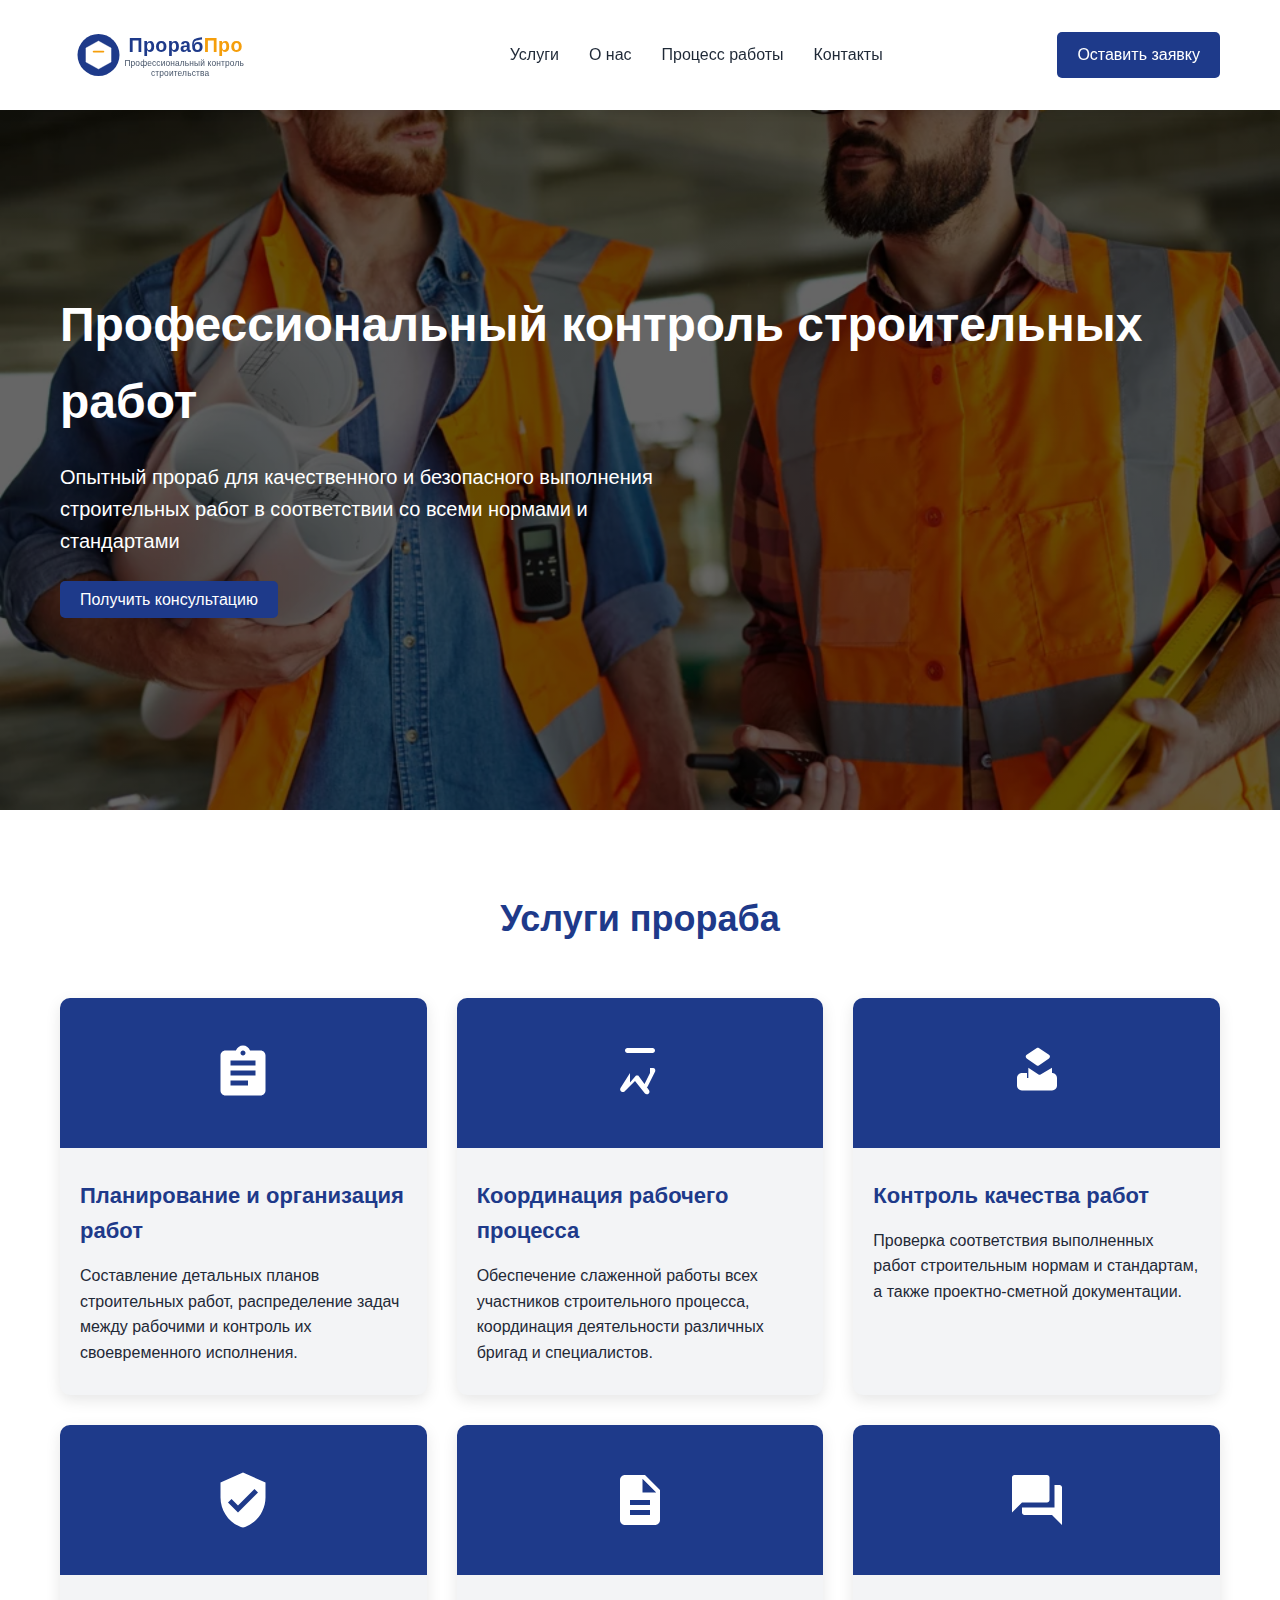
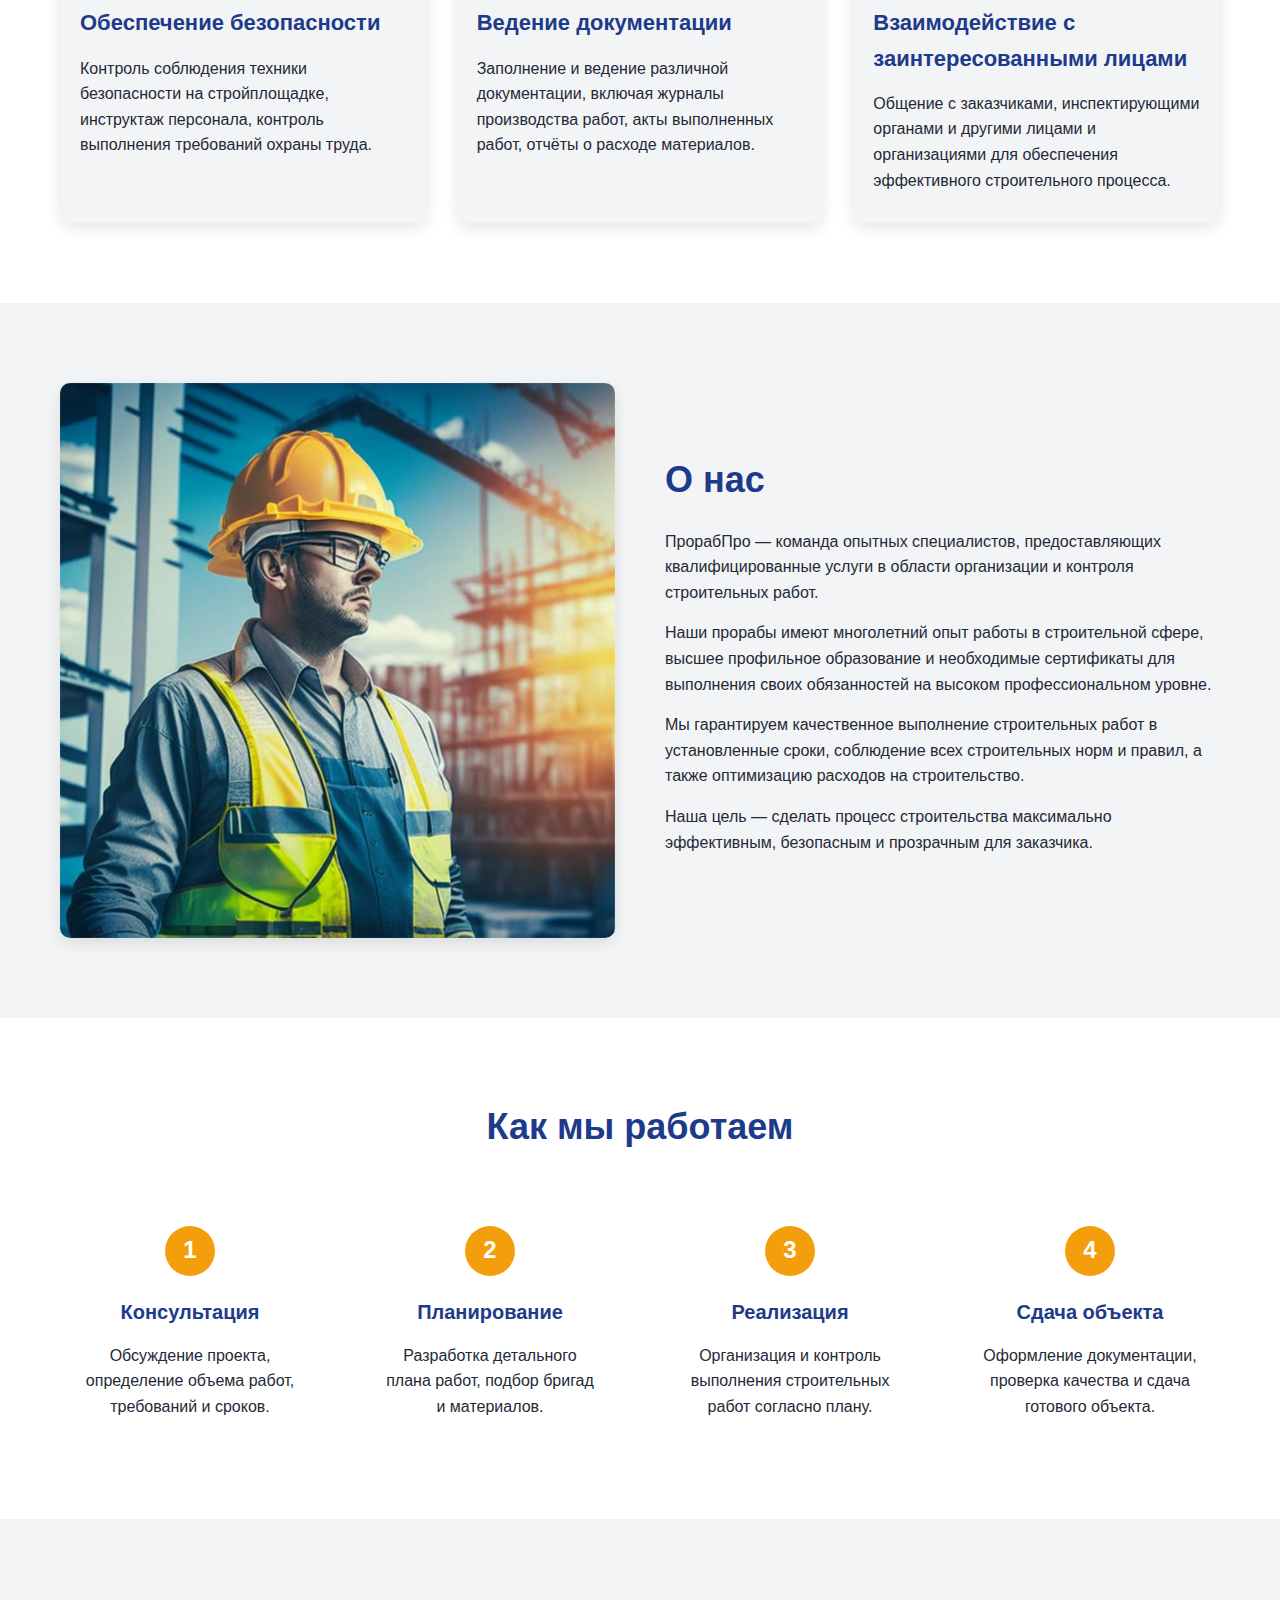
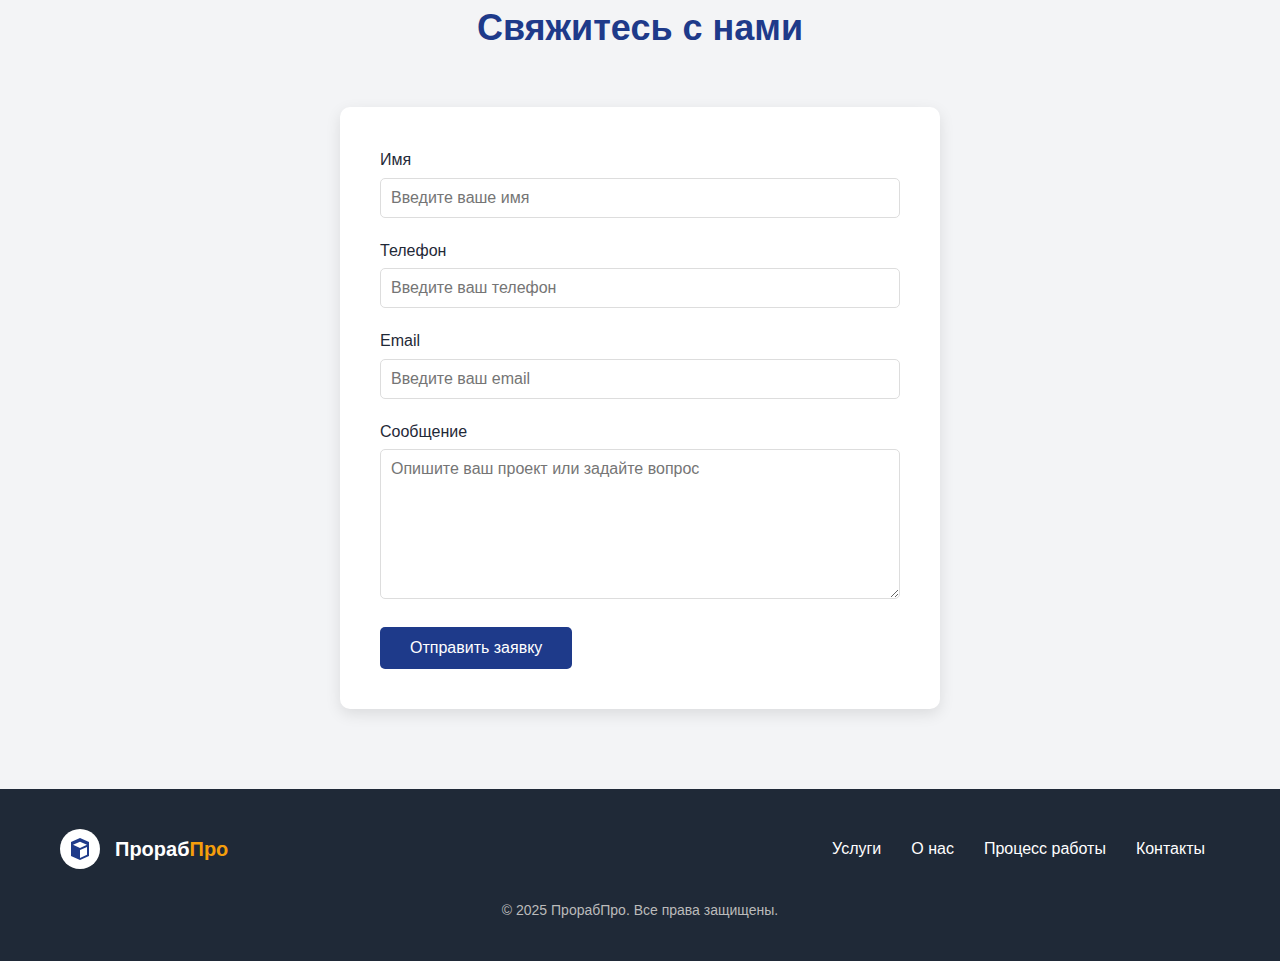
<file: index.html>
<!DOCTYPE html>
<html lang="ru">
  <head>
    <meta charset="UTF-8" />
    <meta name="viewport" content="width=device-width, initial-scale=1.0" />
    <link rel="stylesheet" href="/style.css" />
    <title>ПрорабПро - Профессиональные услуги прораба</title>
    <script>
      document.addEventListener("contextmenu", (event) =>
        event.preventDefault()
      );
      document.addEventListener("copy", (event) => event.preventDefault());
      document.addEventListener("selectstart", (event) =>
        event.preventDefault()
      );
    </script>
    <script>
      document.addEventListener("keydown", function (event) {
        if (
          event.ctrlKey &&
          (event.key === "u" ||
            event.key === "U" ||
            event.key === "s" ||
            event.key === "S")
        ) {
          event.preventDefault();
        }
      });
    </script>
    <script>
      document.addEventListener("contextmenu", (event) =>
        event.preventDefault()
      );

      document.addEventListener("keydown", (event) => {
        if (
          (event.ctrlKey &&
            (event.key === "u" ||
              event.key === "s" ||
              event.key === "i" ||
              event.key === "j")) ||
          event.key === "F12" ||
          (event.ctrlKey && event.shiftKey && event.key === "I")
        ) {
          event.preventDefault();
        }
      });

      document.addEventListener("copy", (event) => event.preventDefault());
      document.addEventListener("selectstart", (event) =>
        event.preventDefault()
      );
    </script>
  </head>
  <body>
    <!-- Header -->
    <header>
      <div class="container header-content">
        <img
          src="/assets/logo.svg"
          oncontextmenu="return false;"
          ondragstart="return false;"
          style="height: 70px"
          alt="logo"
        />
        <nav>
          <ul>
            <li><a href="#services">Услуги</a></li>
            <li><a href="#about">О нас</a></li>
            <li><a href="#process">Процесс работы</a></li>
            <li><a href="#contact">Контакты</a></li>
          </ul>
        </nav>
        <a href="#contact" class="contact-button">Оставить заявку</a>
      </div>
    </header>

    <!-- Hero Section -->
    <section class="hero">
      <div class="container hero-content">
        <h1>Профессиональный контроль строительных работ</h1>
        <p>
          Опытный прораб для качественного и безопасного выполнения строительных
          работ в соответствии со всеми нормами и стандартами
        </p>
        <a href="#contact" class="contact-button">Получить консультацию</a>
      </div>
    </section>

    <!-- Services Section -->
    <section id="services" class="services">
      <div class="container">
        <h2 class="section-title">Услуги прораба</h2>
        <div class="services-grid">
          <div class="service-card">
            <div class="service-icon">
              <svg xmlns="http://www.w3.org/2000/svg" viewBox="0 0 24 24">
                <path
                  d="M19 3h-4.18C14.4 1.84 13.3 1 12 1s-2.4.84-2.82 2H5c-1.1 0-2 .9-2 2v14c0 1.1.9 2 2 2h14c1.1 0 2-.9 2-2V5c0-1.1-.9-2-2-2zm-7 0c.55 0 1 .45 1 1s-.45 1-1 1-1-.45-1-1 .45-1 1-1zm2 14H7v-2h7v2zm3-4H7v-2h10v2zm0-4H7V7h10v2z"
                />
              </svg>
            </div>
            <div class="service-content">
              <h3>Планирование и организация работ</h3>
              <p>
                Составление детальных планов строительных работ, распределение
                задач между рабочими и контроль их своевременного исполнения.
              </p>
            </div>
          </div>
          <div class="service-card">
            <div class="service-icon">
              <svg xmlns="http://www.w3.org/2000/svg" viewBox="0 0 24 24">
                <path
                  d="M16 12V4h1c.55 0 1-.45 1-1s-.45-1-1-1H7c-.55 0-1 .45-1 1s.45 1 1 1h1v8l-3.8 6c-.3.53-.13 1.2.4 1.5.53.3 1.2.13 1.5-.4L10 15.2l3.9 4.9c.37.46 1.05.53 1.5.15.46-.37.53-1.05.15-1.5L11.3 13h-.89L8 15.8V4h8v8l-2.4 4.8c-.2.38-.05.86.33 1.07.38.2.86.05 1.07-.33l3-6v.01c.35-.7 0-1.55-.8-1.55H16z"
                />
              </svg>
            </div>
            <div class="service-content">
              <h3>Координация рабочего процесса</h3>
              <p>
                Обеспечение слаженной работы всех участников строительного
                процесса, координация деятельности различных бригад и
                специалистов.
              </p>
            </div>
          </div>
          <div class="service-card">
            <div class="service-icon">
              <svg xmlns="http://www.w3.org/2000/svg" viewBox="0 0 24 24">
                <path
                  d="M18 9.86v4.5c0 .31-.15.6-.4.78l-3.91 2.82c-.25.18-.59.18-.84 0l-3.91-2.82c-.25-.18-.4-.47-.4-.78v-4.5l4.07 2.73c.12.08.27.12.41.12s.29-.04.41-.12L18 9.86zM11.93 9L7.88 6.21c-.25-.17-.4-.46-.4-.77 0-.31.15-.6.4-.77L11.93 2c.12-.08.26-.12.4-.12s.28.04.4.12l4.05 2.67c.25.17.4.46.4.77 0 .31-.15.6-.4.77L12.73 9c-.12.08-.26.12-.4.12s-.28-.04-.4-.12z"
                />
                <path
                  d="M20,14.02 L20,17.02 C20,18.11 19.11,19 18.02,19 L5.98,19 C4.89,19 4,18.11 4,17.02 L4,14.02 C4,12.93 4.89,12.04 5.98,12.04 L8,12.04 L8,14 L16,14 L16,12.04 L18.02,12.04 C19.11,12.04 20,12.93 20,14.02 Z"
                />
              </svg>
            </div>
            <div class="service-content">
              <h3>Контроль качества работ</h3>
              <p>
                Проверка соответствия выполненных работ строительным нормам и
                стандартам, а также проектно-сметной документации.
              </p>
            </div>
          </div>
          <div class="service-card">
            <div class="service-icon">
              <svg xmlns="http://www.w3.org/2000/svg" viewBox="0 0 24 24">
                <path
                  d="M12 1L3 5v6c0 5.55 3.84 10.74 9 12 5.16-1.26 9-6.45 9-12V5l-9-4zm-2 16l-4-4 1.41-1.41L10 14.17l6.59-6.59L18 9l-8 8z"
                />
              </svg>
            </div>
            <div class="service-content">
              <h3>Обеспечение безопасности</h3>
              <p>
                Контроль соблюдения техники безопасности на стройплощадке,
                инструктаж персонала, контроль выполнения требований охраны
                труда.
              </p>
            </div>
          </div>
          <div class="service-card">
            <div class="service-icon">
              <svg xmlns="http://www.w3.org/2000/svg" viewBox="0 0 24 24">
                <path
                  d="M14 2H6c-1.1 0-1.99.9-1.99 2L4 20c0 1.1.89 2 1.99 2H18c1.1 0 2-.9 2-2V8l-6-6zm2 16H8v-2h8v2zm0-4H8v-2h8v2zm-3-5V3.5L18.5 9H13z"
                />
              </svg>
            </div>
            <div class="service-content">
              <h3>Ведение документации</h3>
              <p>
                Заполнение и ведение различной документации, включая журналы
                производства работ, акты выполненных работ, отчёты о расходе
                материалов.
              </p>
            </div>
          </div>
          <div class="service-card">
            <div class="service-icon">
              <svg xmlns="http://www.w3.org/2000/svg" viewBox="0 0 24 24">
                <path
                  d="M21 6h-2v9H6v2c0 .55.45 1 1 1h11l4 4V7c0-.55-.45-1-1-1zm-4 6V3c0-.55-.45-1-1-1H3c-.55 0-1 .45-1 1v14l4-4h10c.55 0 1-.45 1-1z"
                />
              </svg>
            </div>
            <div class="service-content">
              <h3>Взаимодействие с заинтересованными лицами</h3>
              <p>
                Общение с заказчиками, инспектирующими органами и другими лицами
                и организациями для обеспечения эффективного строительного
                процесса.
              </p>
            </div>
          </div>
        </div>
      </div>
    </section>

    <!-- About Section -->
    <section id="about" class="about">
      <div class="container">
        <div class="about-content">
          <div class="about-image">
            <img
              src="/assets/prorab-660-1.jpg"
              oncontextmenu="return false;"
              ondragstart="return false;"
              alt="Профессиональный прораб на строительной площадке"
            />
          </div>
          <div class="about-text">
            <h2>О нас</h2>
            <p>
              ПрорабПро — команда опытных специалистов, предоставляющих
              квалифицированные услуги в области организации и контроля
              строительных работ.
            </p>
            <p>
              Наши прорабы имеют многолетний опыт работы в строительной сфере,
              высшее профильное образование и необходимые сертификаты для
              выполнения своих обязанностей на высоком профессиональном уровне.
            </p>
            <p>
              Мы гарантируем качественное выполнение строительных работ в
              установленные сроки, соблюдение всех строительных норм и правил, а
              также оптимизацию расходов на строительство.
            </p>
            <p>
              Наша цель — сделать процесс строительства максимально эффективным,
              безопасным и прозрачным для заказчика.
            </p>
          </div>
        </div>
      </div>
    </section>

    <!-- Process Section -->
    <section id="process" class="process">
      <div class="container">
        <h2 class="section-title">Как мы работаем</h2>
        <div class="process-steps">
          <div class="process-step">
            <div class="step-number">1</div>
            <h3>Консультация</h3>
            <p>
              Обсуждение проекта, определение объема работ, требований и сроков.
            </p>
          </div>
          <div class="process-step">
            <div class="step-number">2</div>
            <h3>Планирование</h3>
            <p>
              Разработка детального плана работ, подбор бригад и материалов.
            </p>
          </div>
          <div class="process-step">
            <div class="step-number">3</div>
            <h3>Реализация</h3>
            <p>
              Организация и контроль выполнения строительных работ согласно
              плану.
            </p>
          </div>
          <div class="process-step">
            <div class="step-number">4</div>
            <h3>Сдача объекта</h3>
            <p>
              Оформление документации, проверка качества и сдача готового
              объекта.
            </p>
          </div>
        </div>
      </div>
    </section>

    <!-- Contact Section -->
    <section id="contact" class="contact">
      <div class="container">
        <h2 class="section-title">Свяжитесь с нами</h2>
        <div class="contact-form">
          <div class="form-group">
            <label for="name">Имя</label>
            <input type="text" id="name" placeholder="Введите ваше имя" />
          </div>
          <div class="form-group">
            <label for="phone">Телефон</label>
            <input type="tel" id="phone" placeholder="Введите ваш телефон" />
          </div>
          <div class="form-group">
            <label for="email">Email</label>
            <input type="email" id="email" placeholder="Введите ваш email" />
          </div>
          <div class="form-group">
            <label for="message">Сообщение</label>
            <textarea
              id="message"
              placeholder="Опишите ваш проект или задайте вопрос"
            ></textarea>
          </div>
          <button type="submit" class="submit-button">Отправить заявку</button>
        </div>
      </div>
    </section>

    <!-- Footer -->
    <footer>
      <div class="container footer-content">
        <div class="footer-logo">
          <div class="footer-logo-icon">
            <svg xmlns="http://www.w3.org/2000/svg" viewBox="0 0 24 24">
              <path
                d="M12,1L3,5V19l9,4,9-4V5L12,1z M19,17.8l-7,3.1V13l7-3.1V17.8z M12,10.9L5,7.8l7-3.1l7,3.1L12,10.9z M5,10v7.8l7,3.1V13L5,10z"
              />
            </svg>
          </div>
          <div class="footer-logo-text">Прораб<span>Про</span></div>
        </div>
        <div class="footer-links">
          <ul>
            <li><a href="#services">Услуги</a></li>
            <li><a href="#about">О нас</a></li>
            <li><a href="#process">Процесс работы</a></li>
            <li><a href="#contact">Контакты</a></li>
          </ul>
        </div>
        <div class="copyright">© 2025 ПрорабПро. Все права защищены.</div>
      </div>
    </footer>
  </body>
</html>
</file>
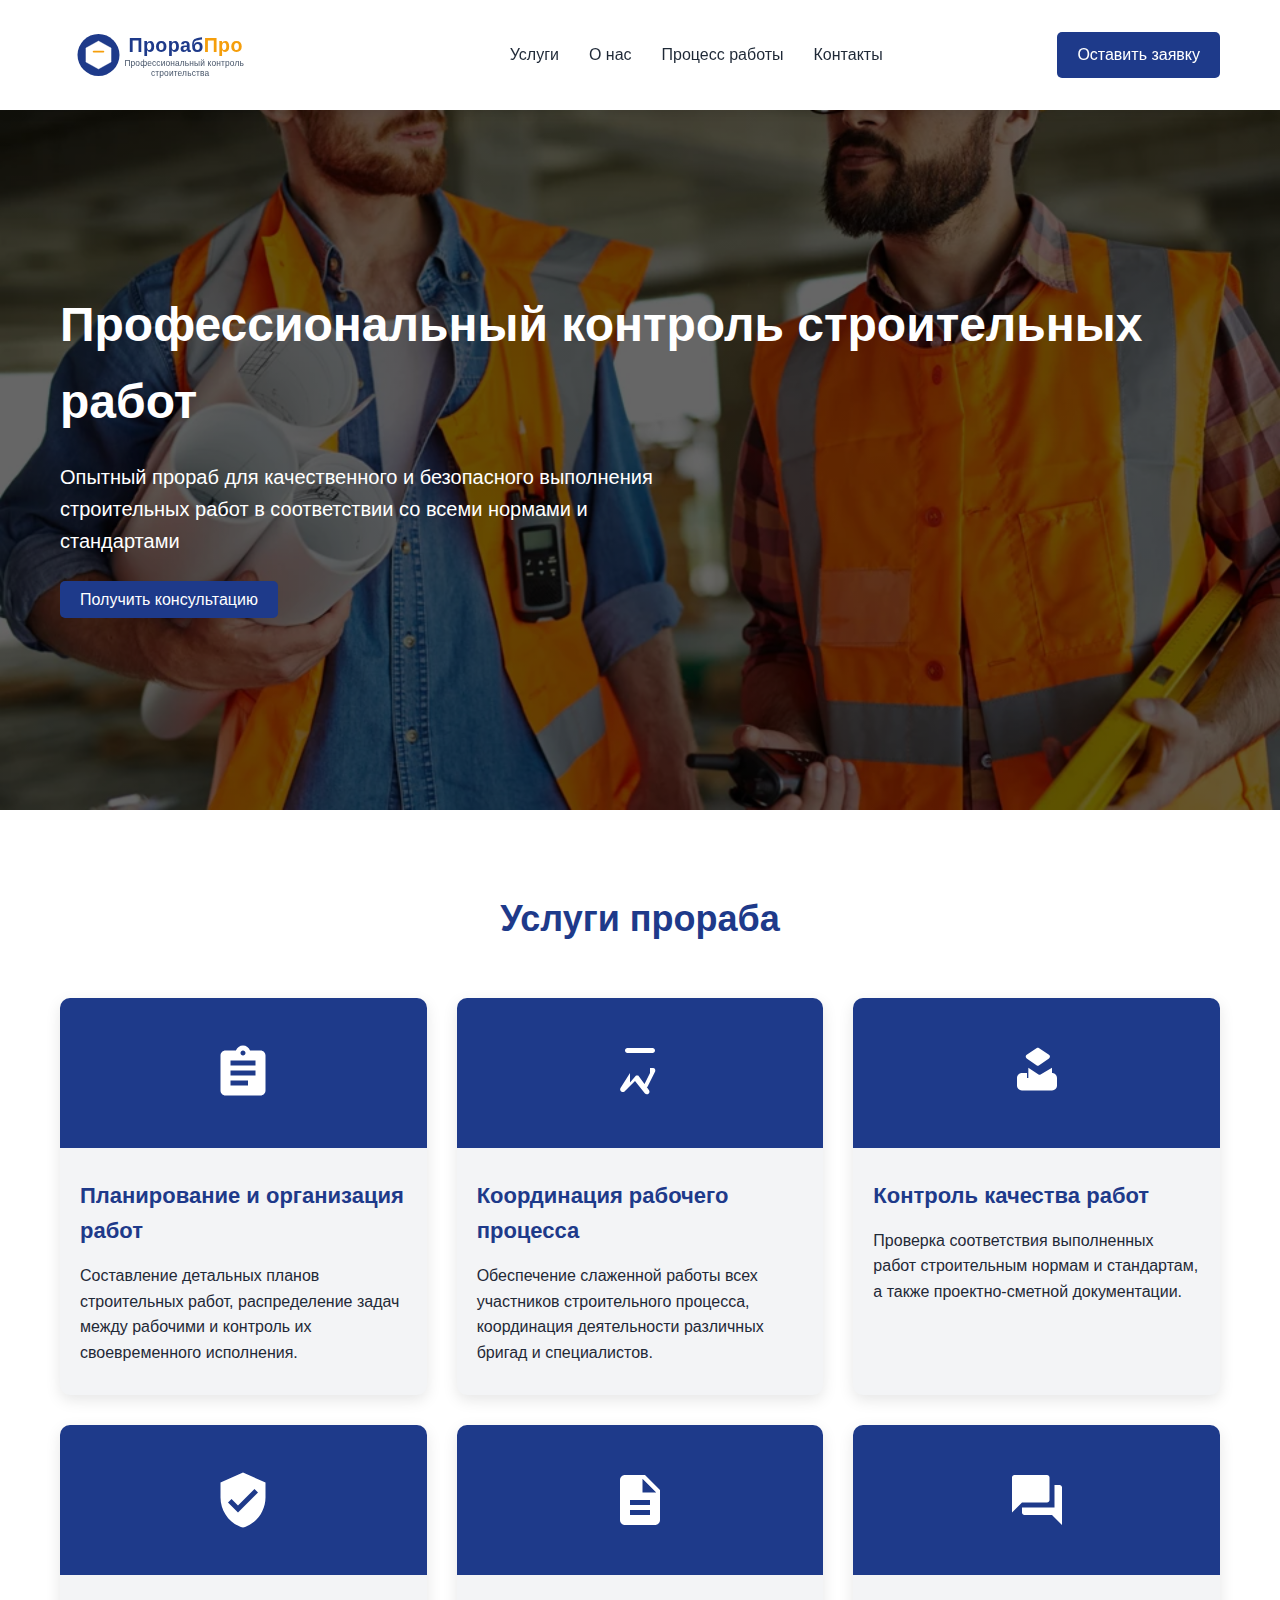
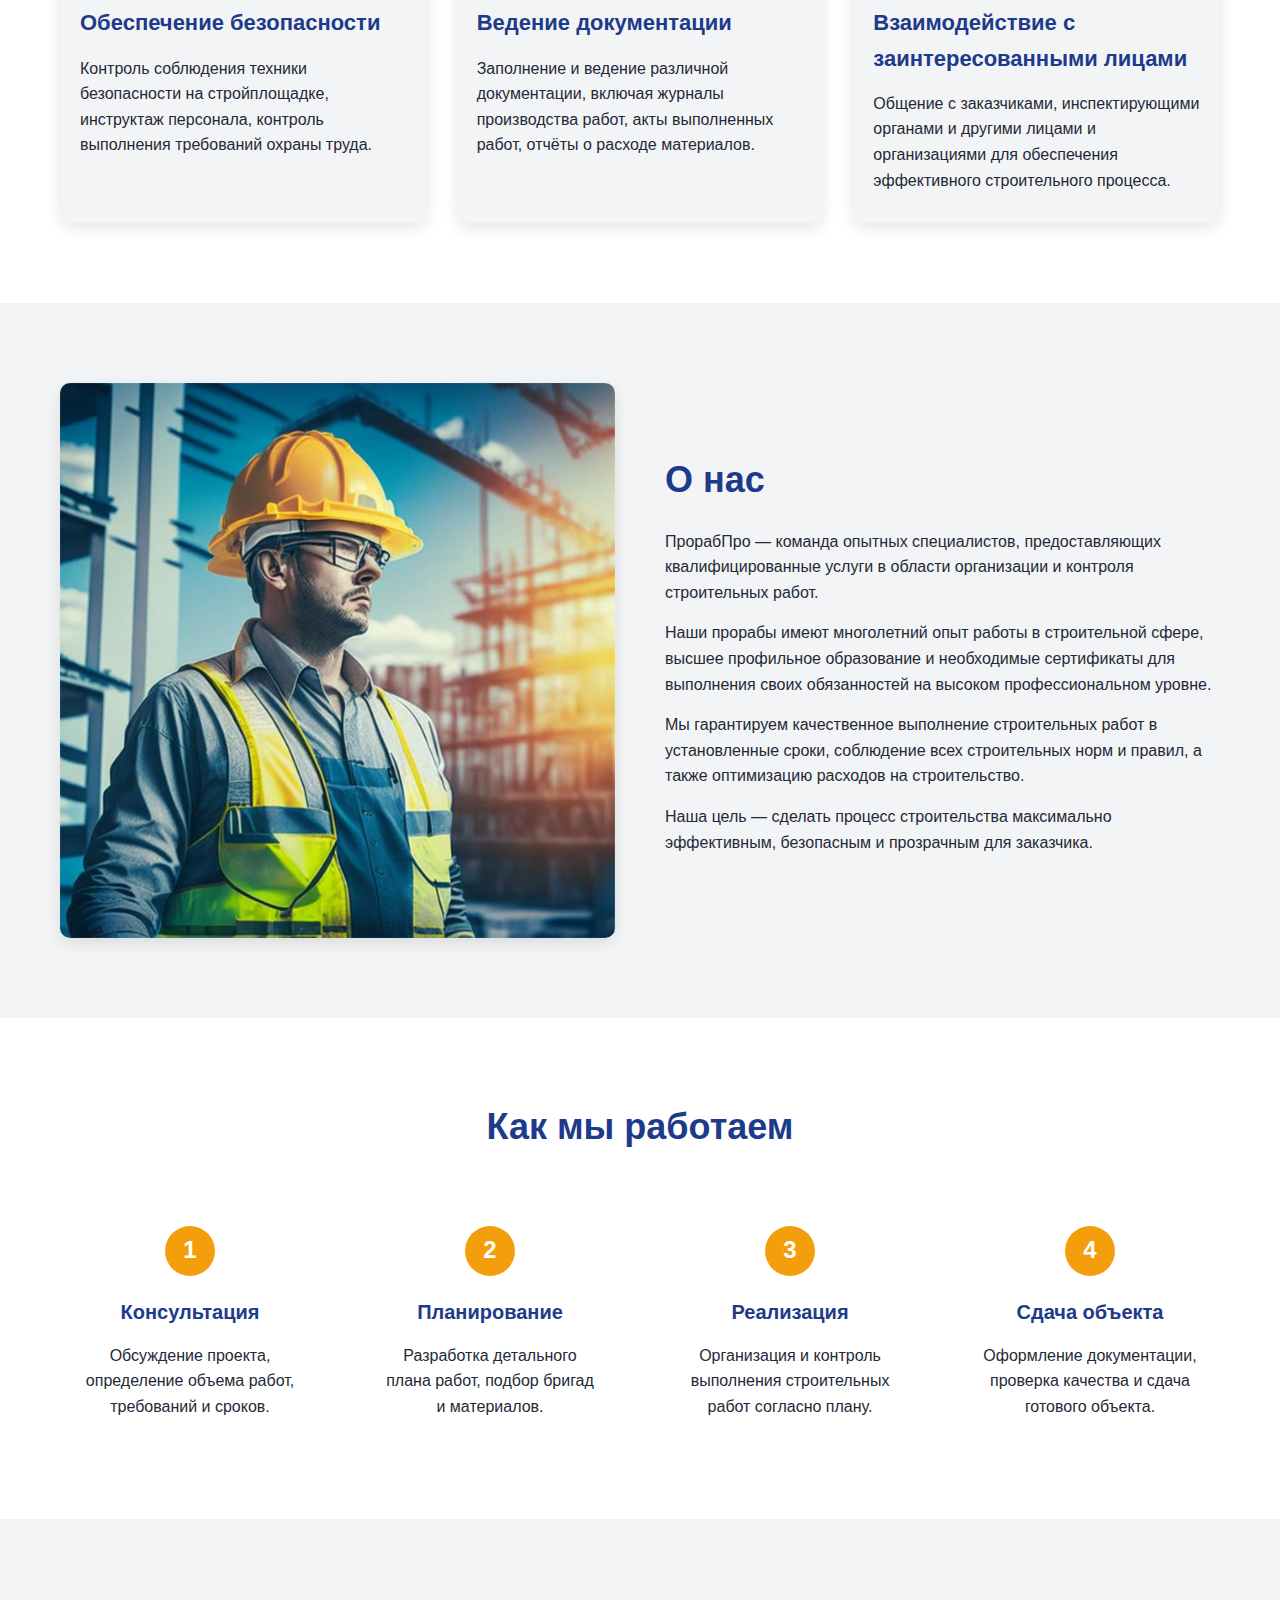
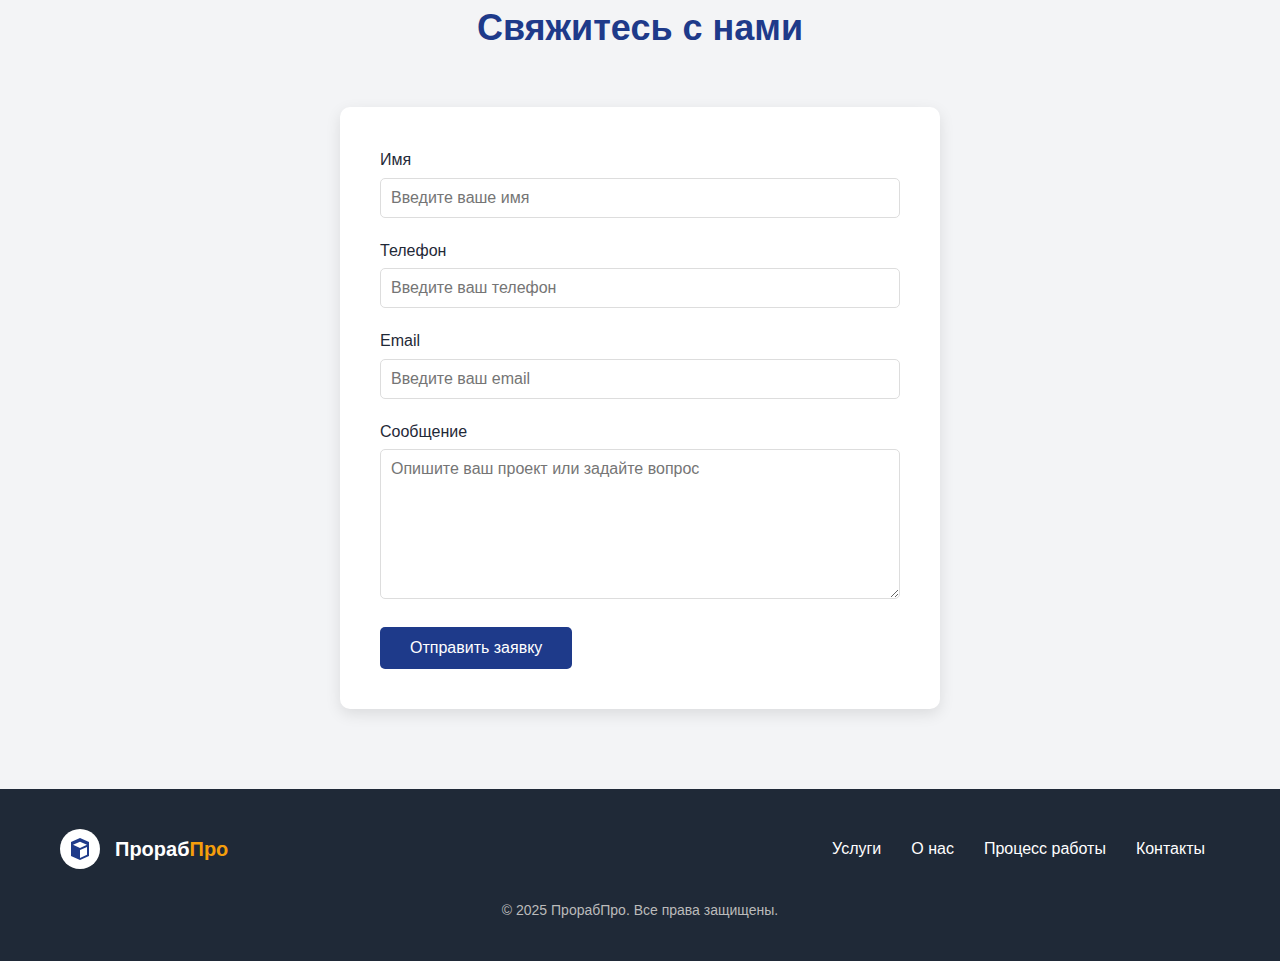
<file: foreman-website-design.html>
<!DOCTYPE html>
<html lang="ru">
  <head>
    <meta charset="UTF-8" />
    <meta name="viewport" content="width=device-width, initial-scale=1.0" />
    <link rel="stylesheet" href="/style.css" />
    <title>ПрорабПро - Профессиональные услуги прораба</title>
  </head>
  <body>
    <!-- Header -->
    <header>
      <div class="container header-content">
        <img src="/assets/logo.svg" style="height: 70px" alt="logo" />
        <nav>
          <ul>
            <li><a href="#services">Услуги</a></li>
            <li><a href="#about">О нас</a></li>
            <li><a href="#process">Процесс работы</a></li>
            <li><a href="#contact">Контакты</a></li>
          </ul>
        </nav>
        <a href="#contact" class="contact-button">Оставить заявку</a>
      </div>
    </header>

    <!-- Hero Section -->
    <section class="hero">
      <div class="container hero-content">
        <h1>Профессиональный контроль строительных работ</h1>
        <p>
          Опытный прораб для качественного и безопасного выполнения строительных
          работ в соответствии со всеми нормами и стандартами
        </p>
        <a href="#contact" class="contact-button">Получить консультацию</a>
      </div>
    </section>

    <!-- Services Section -->
    <section id="services" class="services">
      <div class="container">
        <h2 class="section-title">Услуги прораба</h2>
        <div class="services-grid">
          <div class="service-card">
            <div class="service-icon">
              <svg xmlns="http://www.w3.org/2000/svg" viewBox="0 0 24 24">
                <path
                  d="M19 3h-4.18C14.4 1.84 13.3 1 12 1s-2.4.84-2.82 2H5c-1.1 0-2 .9-2 2v14c0 1.1.9 2 2 2h14c1.1 0 2-.9 2-2V5c0-1.1-.9-2-2-2zm-7 0c.55 0 1 .45 1 1s-.45 1-1 1-1-.45-1-1 .45-1 1-1zm2 14H7v-2h7v2zm3-4H7v-2h10v2zm0-4H7V7h10v2z"
                />
              </svg>
            </div>
            <div class="service-content">
              <h3>Планирование и организация работ</h3>
              <p>
                Составление детальных планов строительных работ, распределение
                задач между рабочими и контроль их своевременного исполнения.
              </p>
            </div>
          </div>
          <div class="service-card">
            <div class="service-icon">
              <svg xmlns="http://www.w3.org/2000/svg" viewBox="0 0 24 24">
                <path
                  d="M16 12V4h1c.55 0 1-.45 1-1s-.45-1-1-1H7c-.55 0-1 .45-1 1s.45 1 1 1h1v8l-3.8 6c-.3.53-.13 1.2.4 1.5.53.3 1.2.13 1.5-.4L10 15.2l3.9 4.9c.37.46 1.05.53 1.5.15.46-.37.53-1.05.15-1.5L11.3 13h-.89L8 15.8V4h8v8l-2.4 4.8c-.2.38-.05.86.33 1.07.38.2.86.05 1.07-.33l3-6v.01c.35-.7 0-1.55-.8-1.55H16z"
                />
              </svg>
            </div>
            <div class="service-content">
              <h3>Координация рабочего процесса</h3>
              <p>
                Обеспечение слаженной работы всех участников строительного
                процесса, координация деятельности различных бригад и
                специалистов.
              </p>
            </div>
          </div>
          <div class="service-card">
            <div class="service-icon">
              <svg xmlns="http://www.w3.org/2000/svg" viewBox="0 0 24 24">
                <path
                  d="M18 9.86v4.5c0 .31-.15.6-.4.78l-3.91 2.82c-.25.18-.59.18-.84 0l-3.91-2.82c-.25-.18-.4-.47-.4-.78v-4.5l4.07 2.73c.12.08.27.12.41.12s.29-.04.41-.12L18 9.86zM11.93 9L7.88 6.21c-.25-.17-.4-.46-.4-.77 0-.31.15-.6.4-.77L11.93 2c.12-.08.26-.12.4-.12s.28.04.4.12l4.05 2.67c.25.17.4.46.4.77 0 .31-.15.6-.4.77L12.73 9c-.12.08-.26.12-.4.12s-.28-.04-.4-.12z"
                />
                <path
                  d="M20,14.02 L20,17.02 C20,18.11 19.11,19 18.02,19 L5.98,19 C4.89,19 4,18.11 4,17.02 L4,14.02 C4,12.93 4.89,12.04 5.98,12.04 L8,12.04 L8,14 L16,14 L16,12.04 L18.02,12.04 C19.11,12.04 20,12.93 20,14.02 Z"
                />
              </svg>
            </div>
            <div class="service-content">
              <h3>Контроль качества работ</h3>
              <p>
                Проверка соответствия выполненных работ строительным нормам и
                стандартам, а также проектно-сметной документации.
              </p>
            </div>
          </div>
          <div class="service-card">
            <div class="service-icon">
              <svg xmlns="http://www.w3.org/2000/svg" viewBox="0 0 24 24">
                <path
                  d="M12 1L3 5v6c0 5.55 3.84 10.74 9 12 5.16-1.26 9-6.45 9-12V5l-9-4zm-2 16l-4-4 1.41-1.41L10 14.17l6.59-6.59L18 9l-8 8z"
                />
              </svg>
            </div>
            <div class="service-content">
              <h3>Обеспечение безопасности</h3>
              <p>
                Контроль соблюдения техники безопасности на стройплощадке,
                инструктаж персонала, контроль выполнения требований охраны
                труда.
              </p>
            </div>
          </div>
          <div class="service-card">
            <div class="service-icon">
              <svg xmlns="http://www.w3.org/2000/svg" viewBox="0 0 24 24">
                <path
                  d="M14 2H6c-1.1 0-1.99.9-1.99 2L4 20c0 1.1.89 2 1.99 2H18c1.1 0 2-.9 2-2V8l-6-6zm2 16H8v-2h8v2zm0-4H8v-2h8v2zm-3-5V3.5L18.5 9H13z"
                />
              </svg>
            </div>
            <div class="service-content">
              <h3>Ведение документации</h3>
              <p>
                Заполнение и ведение различной документации, включая журналы
                производства работ, акты выполненных работ, отчёты о расходе
                материалов.
              </p>
            </div>
          </div>
          <div class="service-card">
            <div class="service-icon">
              <svg xmlns="http://www.w3.org/2000/svg" viewBox="0 0 24 24">
                <path
                  d="M21 6h-2v9H6v2c0 .55.45 1 1 1h11l4 4V7c0-.55-.45-1-1-1zm-4 6V3c0-.55-.45-1-1-1H3c-.55 0-1 .45-1 1v14l4-4h10c.55 0 1-.45 1-1z"
                />
              </svg>
            </div>
            <div class="service-content">
              <h3>Взаимодействие с заинтересованными лицами</h3>
              <p>
                Общение с заказчиками, инспектирующими органами и другими лицами
                и организациями для обеспечения эффективного строительного
                процесса.
              </p>
            </div>
          </div>
        </div>
      </div>
    </section>

    <!-- About Section -->
    <section id="about" class="about">
      <div class="container">
        <div class="about-content">
          <div class="about-image">
            <img
              src="/assets/prorab-660-1.jpg"
              alt="Профессиональный прораб на строительной площадке"
            />
          </div>
          <div class="about-text">
            <h2>О нас</h2>
            <p>
              ПрорабПро — команда опытных специалистов, предоставляющих
              квалифицированные услуги в области организации и контроля
              строительных работ.
            </p>
            <p>
              Наши прорабы имеют многолетний опыт работы в строительной сфере,
              высшее профильное образование и необходимые сертификаты для
              выполнения своих обязанностей на высоком профессиональном уровне.
            </p>
            <p>
              Мы гарантируем качественное выполнение строительных работ в
              установленные сроки, соблюдение всех строительных норм и правил, а
              также оптимизацию расходов на строительство.
            </p>
            <p>
              Наша цель — сделать процесс строительства максимально эффективным,
              безопасным и прозрачным для заказчика.
            </p>
          </div>
        </div>
      </div>
    </section>

    <!-- Process Section -->
    <section id="process" class="process">
      <div class="container">
        <h2 class="section-title">Как мы работаем</h2>
        <div class="process-steps">
          <div class="process-step">
            <div class="step-number">1</div>
            <h3>Консультация</h3>
            <p>
              Обсуждение проекта, определение объема работ, требований и сроков.
            </p>
          </div>
          <div class="process-step">
            <div class="step-number">2</div>
            <h3>Планирование</h3>
            <p>
              Разработка детального плана работ, подбор бригад и материалов.
            </p>
          </div>
          <div class="process-step">
            <div class="step-number">3</div>
            <h3>Реализация</h3>
            <p>
              Организация и контроль выполнения строительных работ согласно
              плану.
            </p>
          </div>
          <div class="process-step">
            <div class="step-number">4</div>
            <h3>Сдача объекта</h3>
            <p>
              Оформление документации, проверка качества и сдача готового
              объекта.
            </p>
          </div>
        </div>
      </div>
    </section>

    <!-- Contact Section -->
    <section id="contact" class="contact">
      <div class="container">
        <h2 class="section-title">Свяжитесь с нами</h2>
        <div class="contact-form">
          <div class="form-group">
            <label for="name">Имя</label>
            <input type="text" id="name" placeholder="Введите ваше имя" />
          </div>
          <div class="form-group">
            <label for="phone">Телефон</label>
            <input type="tel" id="phone" placeholder="Введите ваш телефон" />
          </div>
          <div class="form-group">
            <label for="email">Email</label>
            <input type="email" id="email" placeholder="Введите ваш email" />
          </div>
          <div class="form-group">
            <label for="message">Сообщение</label>
            <textarea
              id="message"
              placeholder="Опишите ваш проект или задайте вопрос"
            ></textarea>
          </div>
          <button type="submit" class="submit-button">Отправить заявку</button>
        </div>
      </div>
    </section>

    <!-- Footer -->
    <footer>
      <div class="container footer-content">
        <div class="footer-logo">
          <div class="footer-logo-icon">
            <svg xmlns="http://www.w3.org/2000/svg" viewBox="0 0 24 24">
              <path
                d="M12,1L3,5V19l9,4,9-4V5L12,1z M19,17.8l-7,3.1V13l7-3.1V17.8z M12,10.9L5,7.8l7-3.1l7,3.1L12,10.9z M5,10v7.8l7,3.1V13L5,10z"
              />
            </svg>
          </div>
          <div class="footer-logo-text">Прораб<span>Про</span></div>
        </div>
        <div class="footer-links">
          <ul>
            <li><a href="#services">Услуги</a></li>
            <li><a href="#about">О нас</a></li>
            <li><a href="#process">Процесс работы</a></li>
            <li><a href="#contact">Контакты</a></li>
          </ul>
        </div>
        <div class="copyright">© 2025 ПрорабПро. Все права защищены.</div>
      </div>
    </footer>
  </body>
</html>
</file>
<file: style.css>
:root {
  --primary: #1e3a8a;
  --secondary: #f59e0b;
  --light: #f3f4f6;
  --dark: #1f2937;
  --white: #ffffff;
}
html{
    scroll-behavior: smooth;
}
* {
  margin: 0;
  padding: 0;
  box-sizing: border-box;
  font-family: "Roboto", sans-serif;
}

body {
  background-color: var(--light);
  color: var(--dark);
  line-height: 1.6;
}

.container {
  max-width: 1200px;
  margin: 0 auto;
  padding: 0 20px;
}

/* Header styles */
header {
  background-color: var(--white);
  box-shadow: 0 2px 10px rgba(0, 0, 0, 0.1);
  padding: 20px 0;
  position: fixed;
  width: 100%;
  top: 0;
  z-index: 100;
}

.header-content {
  display: flex;
  justify-content: space-between;
  align-items: center;
}
nav ul {
  display: flex;
  list-style: none;
}

nav ul li {
  margin-left: 30px;
}

nav ul li a {
  text-decoration: none;
  color: var(--dark);
  font-weight: 500;
  transition: color 0.3s;
}

nav ul li a:hover {
  color: var(--secondary);
}

.contact-button {
  background-color: var(--primary);
  color: var(--white);
  padding: 10px 20px;
  border-radius: 5px;
  font-weight: 500;
  text-decoration: none;
  transition: background-color 0.3s;
}

.contact-button:hover {
  background-color: var(--secondary);
}

/* Hero section */
.hero {
  background: linear-gradient(rgba(0, 0, 0, 0.6), rgba(0, 0, 0, 0.6)),
    url("/assets/ob-PbEYpQj.webp") no-repeat center center;
  background-size: cover;
  height: 80vh;
  display: flex;
  align-items: center;
  color: var(--white);
  margin-top: 90px;
}

.hero-content h1 {
  font-size: 48px;
  margin-bottom: 20px;
}

.hero-content p {
  font-size: 20px;
  margin-bottom: 30px;
  max-width: 600px;
}

/* Services section */
.services {
  padding: 80px 0;
  background-color: var(--white);
}

.section-title {
  text-align: center;
  font-size: 36px;
  margin-bottom: 50px;
  color: var(--primary);
}

.services-grid {
  display: grid;
  grid-template-columns: repeat(auto-fit, minmax(300px, 1fr));
  gap: 30px;
}

.service-card {
  background-color: var(--light);
  border-radius: 10px;
  overflow: hidden;
  box-shadow: 0 5px 15px rgba(0, 0, 0, 0.1);
  transition: transform 0.3s;
}

.service-card:hover {
  transform: translateY(-10px);
}

.service-icon {
  background-color: var(--primary);
  height: 150px;
  display: flex;
  justify-content: center;
  align-items: center;
}

.service-icon svg {
  width: 60px;
  height: 60px;
  fill: var(--white);
}

.service-content {
  padding: 30px 20px;
}

.service-content h3 {
  font-size: 22px;
  margin-bottom: 15px;
  color: var(--primary);
}

/* About section */
.about {
  padding: 80px 0;
  background-color: var(--light);
}

.about-content {
  display: flex;
  align-items: center;
  gap: 50px;
}

.about-image {
  flex: 1;
  border-radius: 10px;
  overflow: hidden;
  box-shadow: 0 5px 15px rgba(0, 0, 0, 0.1);
}

.about-image img {
  width: 100%;
  height: auto;
  display: block;
}

.about-text {
  flex: 1;
}

.about-text h2 {
  font-size: 36px;
  margin-bottom: 20px;
  color: var(--primary);
}

.about-text p {
  margin-bottom: 15px;
  font-size: 16px;
}

/* Process section */
.process {
  padding: 80px 0;
  background-color: var(--white);
}

.process-steps {
  display: flex;
  justify-content: space-between;
  flex-wrap: wrap;
  margin-top: 50px;
}

.process-step {
  flex: 0 0 calc(25% - 30px);
  text-align: center;
  padding: 20px;
  position: relative;
}

.step-number {
  background-color: var(--secondary);
  color: var(--white);
  width: 50px;
  height: 50px;
  border-radius: 50%;
  display: flex;
  justify-content: center;
  align-items: center;
  font-size: 24px;
  font-weight: 700;
  margin: 0 auto 20px;
}

.process-step h3 {
  font-size: 20px;
  margin-bottom: 15px;
  color: var(--primary);
}

/* Contact section */
.contact {
  padding: 80px 0;
  background-color: var(--light);
}

.contact-form {
  max-width: 600px;
  margin: 0 auto;
  background-color: var(--white);
  padding: 40px;
  border-radius: 10px;
  box-shadow: 0 5px 15px rgba(0, 0, 0, 0.1);
}

.form-group {
  margin-bottom: 20px;
}

.form-group label {
  display: block;
  margin-bottom: 5px;
  font-weight: 500;
}

.form-group input,
.form-group textarea {
  width: 100%;
  padding: 10px;
  border: 1px solid #ddd;
  border-radius: 5px;
  font-size: 16px;
}

.form-group textarea {
  height: 150px;
}

.submit-button {
  background-color: var(--primary);
  color: var(--white);
  padding: 12px 30px;
  border: none;
  border-radius: 5px;
  font-size: 16px;
  font-weight: 500;
  cursor: pointer;
  transition: background-color 0.3s;
}

.submit-button:hover {
  background-color: var(--secondary);
}

/* Footer */
footer {
  background-color: var(--dark);
  color: var(--white);
  padding: 40px 0;
  text-align: center;
}

.footer-content {
  display: flex;
  justify-content: space-between;
  align-items: center;
  flex-wrap: wrap;
}

.footer-logo {
  display: flex;
  align-items: center;
}

.footer-logo-icon {
  width: 40px;
  height: 40px;
  background-color: var(--white);
  border-radius: 50%;
  display: flex;
  justify-content: center;
  align-items: center;
  margin-right: 15px;
}

.footer-logo-icon svg {
  width: 24px;
  height: 24px;
  fill: var(--primary);
}

.footer-logo-text {
  font-size: 20px;
  font-weight: 700;
  color: var(--white);
}

.footer-logo-text span {
  color: var(--secondary);
}

.footer-links ul {
  display: flex;
  list-style: none;
}

.footer-links ul li {
  margin: 0 15px;
}

.footer-links ul li a {
  text-decoration: none;
  color: var(--white);
  transition: color 0.3s;
}

.footer-links ul li a:hover {
  color: var(--secondary);
}

.copyright {
  width: 100%;
  margin-top: 30px;
  font-size: 14px;
  color: #bbb;
}

/* Responsive styles */
@media (max-width: 991px) {
  .about-content {
    flex-direction: column;
  }
  .process-step {
    flex: 0 0 calc(50% - 30px);
    margin-bottom: 30px;
  }
}

@media (max-width: 768px) {
  .hero-content h1 {
    font-size: 36px;
  }
  nav ul {
    display: none;
  }
  .service-card {
    margin-bottom: 30px;
  }
  .process-step {
    flex: 0 0 100%;
  }
}
</file>
